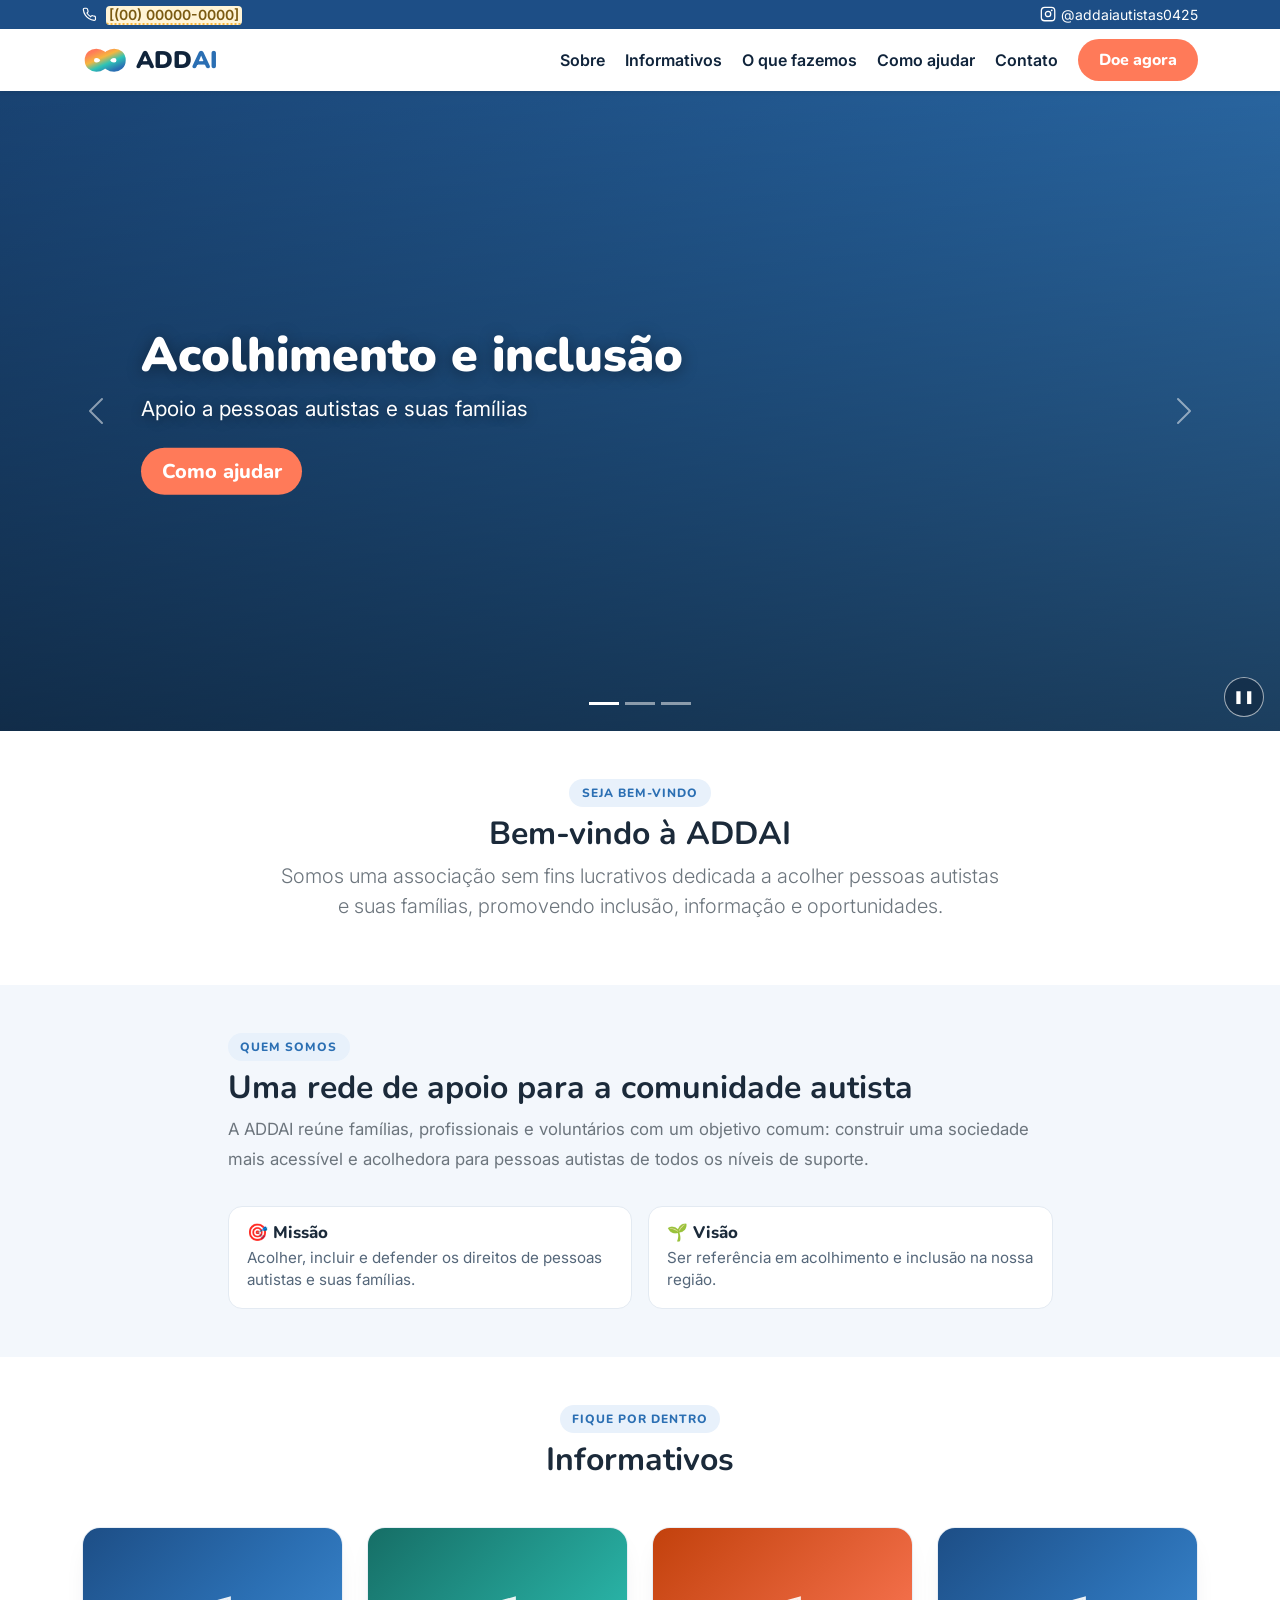
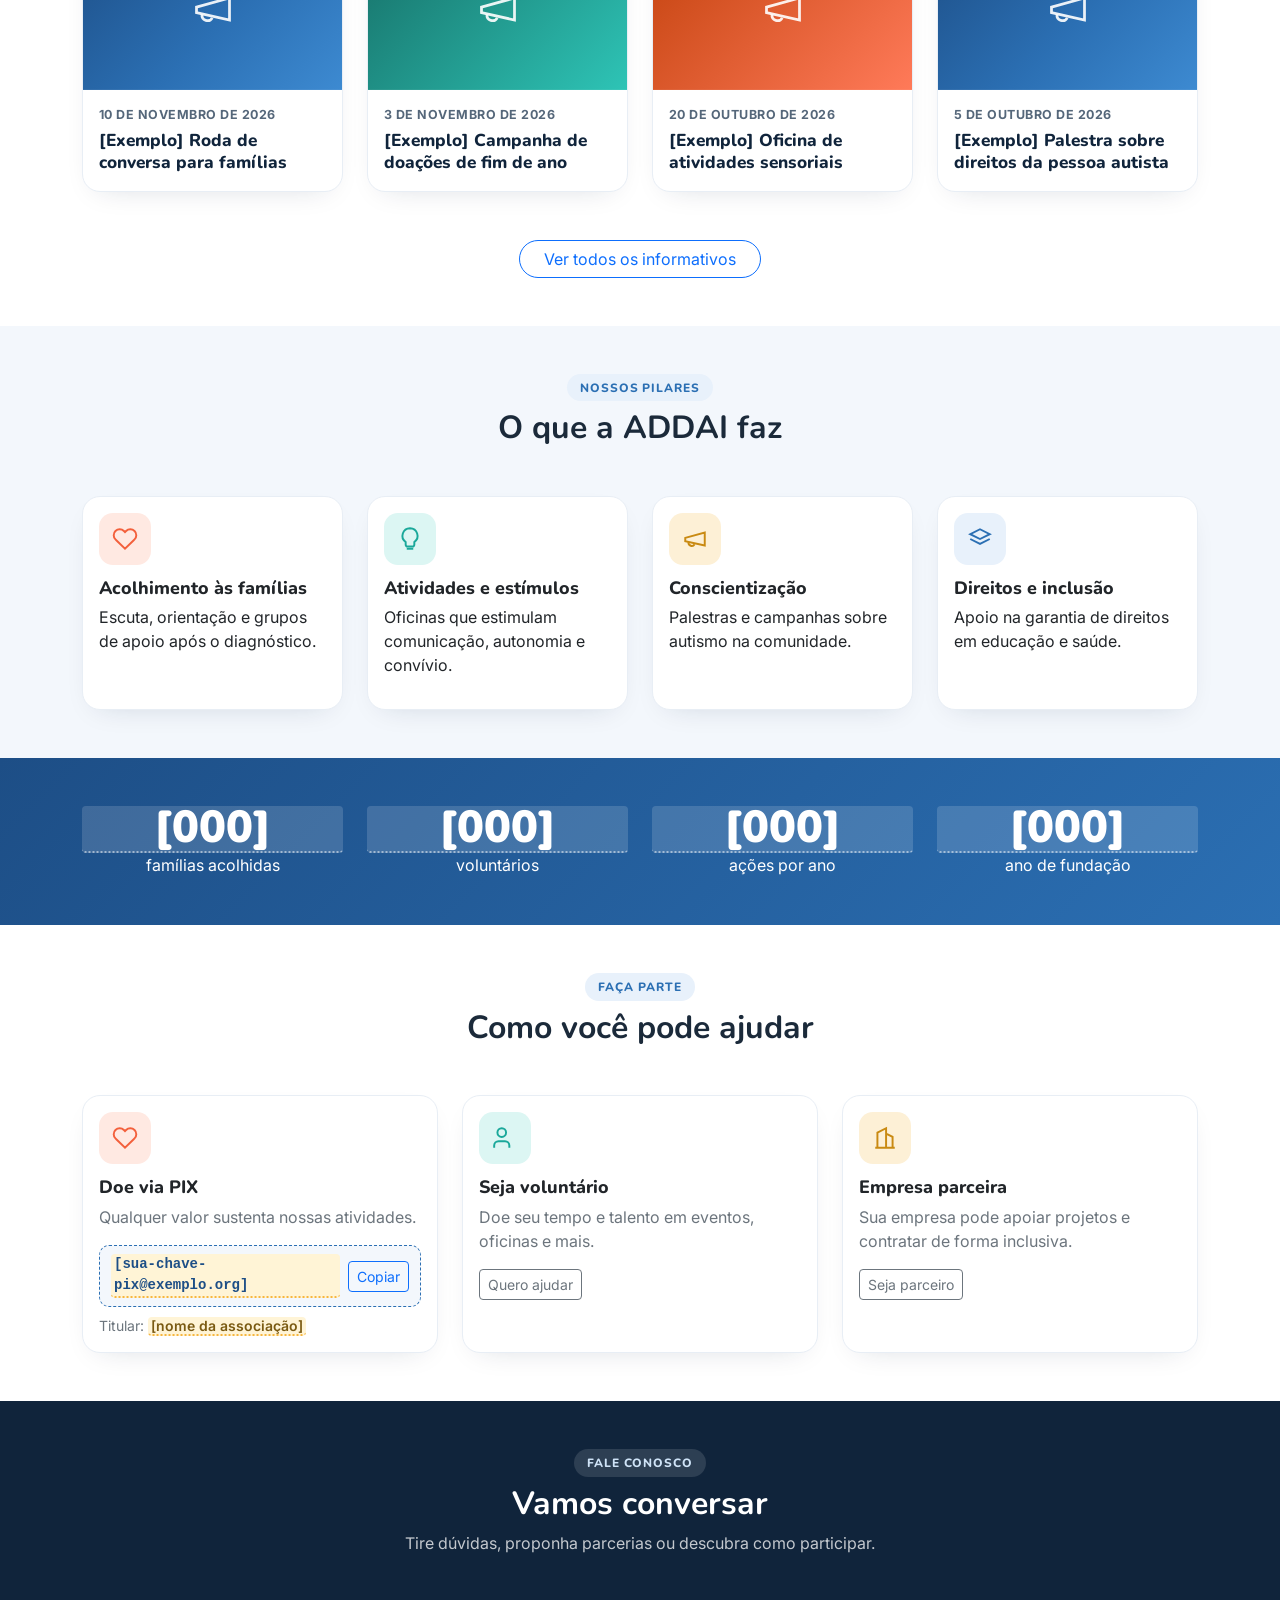
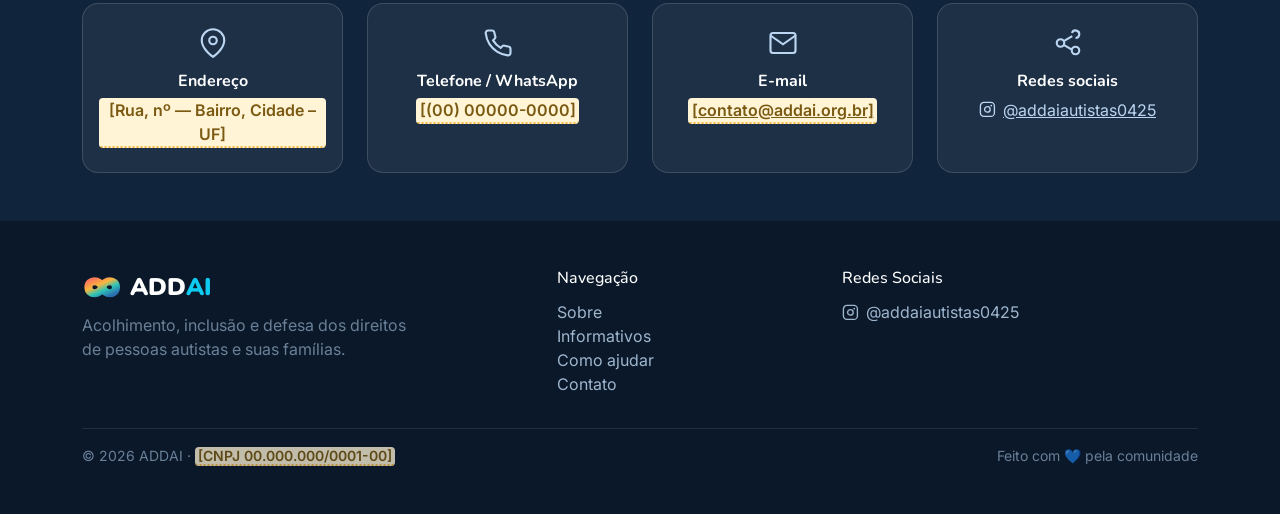
<file: index.html>
<!DOCTYPE html>
<html lang="pt-BR">
<head>
<meta charset="UTF-8" />
<meta name="viewport" content="width=device-width, initial-scale=1" />
<title>ADDAI — Acolhimento e inclusão para pessoas autistas</title>
<meta name="description" content="ADDAI — associação sem fins lucrativos de acolhimento, inclusão e apoio a pessoas autistas e suas famílias." />
<link rel="preconnect" href="https://fonts.googleapis.com" />
<link rel="preconnect" href="https://fonts.gstatic.com" crossorigin />
<link href="https://fonts.googleapis.com/css2?family=Nunito:wght@600;700;800;900&family=Inter:wght@400;500;600&display=swap" rel="stylesheet" />
<link rel="icon" id="favicon" href="data:image/svg+xml,%3Csvg xmlns='http://www.w3.org/2000/svg' viewBox='11 11 42 42'%3E%3Cdefs%3E%3ClinearGradient id='g' x1='0' y1='0' x2='1' y2='1'%3E%3Cstop offset='0' stop-color='%23ff7a59'/%3E%3Cstop offset='.35' stop-color='%23f6b63f'/%3E%3Cstop offset='.65' stop-color='%232ec4b6'/%3E%3Cstop offset='1' stop-color='%232b6fb3'/%3E%3C/linearGradient%3E%3C/defs%3E%3Cpath d='M20 32c0-7 10-7 12 0s12 7 12 0-10-7-12 0-12 7-12 0z' fill='none' stroke='url(%23g)' stroke-width='7' stroke-linecap='round' transform='scale(1.15) translate(-4 -4)'/%3E%3C/svg%3E" />
<link href="vendor/bootstrap.min.css" rel="stylesheet" />
<link href="css/estilo.css" rel="stylesheet" />
</head>
<body>
<a href="#inicio" class="visually-hidden-focusable p-2 bg-dark text-white position-absolute">Pular para o conteúdo</a>

<!-- Aviso que só aparece na prévia aberta pelo painel (index.html#previa) -->
<div id="previaBanner" class="previa-banner d-none" role="status">
  Você está vendo uma <strong>prévia</strong> do rascunho salvo neste navegador — os visitantes veem o conteúdo publicado.
  <a href="painel.html">Voltar ao painel</a>
  <button type="button" class="btn btn-sm btn-outline-dark ms-2" id="previaSair">Sair da prévia</button>
</div>

<!-- ===== Barra superior ===== -->
<div class="topbar text-white">
  <div class="container d-flex justify-content-between align-items-center flex-wrap gap-2 py-1 small">
    <span><svg class="ico" viewBox="0 0 24 24"><path d="M22 16.9v3a2 2 0 0 1-2.2 2 19.8 19.8 0 0 1-8.6-3 19.5 19.5 0 0 1-6-6 19.8 19.8 0 0 1-3-8.6A2 2 0 0 1 4.1 2h3a2 2 0 0 1 2 1.7c.1 1 .4 1.9.7 2.8a2 2 0 0 1-.5 2.1L8.1 9.9a16 16 0 0 0 6 6l1.3-1.3a2 2 0 0 1 2.1-.4c.9.3 1.8.5 2.8.6a2 2 0 0 1 1.7 2z"/></svg>
      <span class="ph" data-key="telefone">[(00) 00000-0000]</span></span>
    <span class="d-flex align-items-center gap-3" id="redesTopo">
      <a href="https://instagram.com/addaiautistas0425" target="_blank" rel="noopener" class="text-white text-decoration-none">
        <svg class="ico" viewBox="0 0 24 24"><rect x="2" y="2" width="20" height="20" rx="5"/><circle cx="12" cy="12" r="4"/><circle cx="17.5" cy="6.5" r="1.3" fill="currentColor" stroke="none"/></svg>
        @addaiautistas0425</a>
    </span>
  </div>
</div>

<!-- ===== Navbar ===== -->
<nav class="navbar navbar-expand-lg navbar-light bg-white sticky-top shadow-sm">
  <div class="container">
    <a class="navbar-brand d-flex align-items-center gap-2" href="#inicio">
      <img class="logo-img d-none" alt="">
      <svg class="logo-simbolo" width="46" height="28" viewBox="12 20 40 24" aria-hidden="true">
        <defs><linearGradient id="inf" x1="0" y1="0" x2="1" y2="1">
          <stop offset="0" stop-color="#ff7a59"/><stop offset=".35" stop-color="#f6b63f"/>
          <stop offset=".65" stop-color="#2ec4b6"/><stop offset="1" stop-color="#2b6fb3"/></linearGradient></defs>
        <path d="M20 32c0-7 10-7 12 0s12 7 12 0-10-7-12 0-12 7-12 0z" fill="none" stroke="url(#inf)" stroke-width="7" stroke-linecap="round" transform="scale(1.15) translate(-4 -4)"/>
      </svg>
      <span class="logo-text">ADD<span>AI</span></span>
    </a>
    <button class="navbar-toggler" type="button" data-bs-toggle="collapse" data-bs-target="#menu" aria-controls="menu" aria-expanded="false" aria-label="Abrir menu">
      <span class="navbar-toggler-icon"></span>
    </button>
    <div class="collapse navbar-collapse" id="menu">
      <ul class="navbar-nav ms-auto align-items-lg-center gap-lg-1">
        <li class="nav-item" data-secao="sobre"><a class="nav-link" href="#sobre">Sobre</a></li>
        <li class="nav-item" data-secao="informativos"><a class="nav-link" href="#informativos">Informativos</a></li>
        <li class="nav-item" data-secao="projetos"><a class="nav-link" href="#projetos">O que fazemos</a></li>
        <li class="nav-item"><a class="nav-link" href="#ajudar">Como ajudar</a></li>
        <li class="nav-item"><a class="nav-link" href="#contato">Contato</a></li>
        <li class="nav-item ms-lg-2"><a class="btn btn-marca" href="#ajudar" data-key="navDoar">Doe agora</a></li>
      </ul>
    </div>
  </div>
</nav>

<!-- ===== Carrossel ===== -->
<div id="inicio">
  <div id="carrossel" class="carousel slide carousel-fade">
    <div class="carousel-indicators" id="carrosselIndicadores"></div>
    <div class="carousel-inner" id="carrosselInner"><!-- slides via JS --></div>
    <button class="carousel-control-prev" type="button" data-bs-target="#carrossel" data-bs-slide="prev">
      <span class="carousel-control-prev-icon" aria-hidden="true"></span><span class="visually-hidden">Anterior</span></button>
    <button class="carousel-control-next" type="button" data-bs-target="#carrossel" data-bs-slide="next">
      <span class="carousel-control-next-icon" aria-hidden="true"></span><span class="visually-hidden">Próximo</span></button>
    <button class="carrossel-pausa" type="button" id="carrosselPausa" aria-label="Pausar a troca automática de slides">❚❚</button>
  </div>
</div>

<!-- ===== Boas-vindas ===== -->
<section id="boasvindas" class="py-5 bg-white secao-alterna">
  <div class="container text-center">
    <span class="eyebrow">Seja bem-vindo</span>
    <h2 class="fw-bold mt-2" data-key="bemvindoTitulo">Bem-vindo à ADDAI</h2>
    <p class="lead text-secondary mx-auto" style="max-width:720px" data-key="bemvindoTexto">
      Somos uma associação sem fins lucrativos dedicada a acolher pessoas autistas e suas famílias, promovendo inclusão, informação e oportunidades.
    </p>
  </div>
</section>

<!-- ===== Quem somos ===== -->
<section id="sobre" class="py-5 secao-clara secao-alterna">
  <div class="container">
    <div class="row align-items-center g-4 g-lg-5 justify-content-center">
      <div class="col-lg-6 d-none" id="sobreFotoCol">
        <img id="sobreFoto" class="img-extra" alt="">
      </div>
      <div class="col-lg-9" id="sobreTextoCol">
        <span class="eyebrow">Quem somos</span>
        <h2 class="fw-bold mt-2" data-key="sobreTitulo">Uma rede de apoio para a comunidade autista</h2>
        <div class="text-secondary texto-extra" id="sobreTexto"></div>
        <div class="row g-3 mt-2" id="mvvGrid"><!-- missão, visão e valores via painel --></div>
      </div>
    </div>
  </div>
</section>

<!-- ===== Informativos (os 4 mais recentes; lista completa em informativos.html) ===== -->
<section id="informativos" class="py-5 bg-white secao-alterna">
  <div class="container">
    <div class="text-center mb-5">
      <span class="eyebrow">Fique por dentro</span>
      <h2 class="fw-bold mt-2">Informativos</h2>
    </div>
    <div class="row g-4 justify-content-center" id="informativosGrid"><!-- cartões via js/informativos.js --></div>
    <div class="text-center mt-5">
      <a class="btn btn-outline-primary rounded-pill px-4" href="informativos.html">Ver todos os informativos</a>
    </div>
  </div>
</section>

<!-- ===== O que fazemos ===== -->
<section id="projetos" class="py-5 secao-clara secao-alterna">
  <div class="container">
    <div class="text-center mb-5">
      <span class="eyebrow">Nossos pilares</span>
      <h2 class="fw-bold mt-2">O que a ADDAI faz</h2>
    </div>
    <div class="row g-4">
      <div class="col-md-6 col-lg-3"><div class="card card-pilar h-100"><div class="card-body"><div class="ic coral"><svg viewBox="0 0 24 24"><path d="M20.8 4.6a5.5 5.5 0 0 0-7.8 0L12 5.6l-1-1a5.5 5.5 0 1 0-7.8 7.8l1 1L12 21l7.8-7.6 1-1a5.5 5.5 0 0 0 0-7.8z"/></svg></div><h3>Acolhimento às famílias</h3><p>Escuta, orientação e grupos de apoio após o diagnóstico.</p></div></div></div>
      <div class="col-md-6 col-lg-3"><div class="card card-pilar h-100"><div class="card-body"><div class="ic teal"><svg viewBox="0 0 24 24"><path d="M12 2a7 7 0 0 0-4 12.7V17a2 2 0 0 0 2 2h4a2 2 0 0 0 2-2v-2.3A7 7 0 0 0 12 2z"/><path d="M9 21h6"/></svg></div><h3>Atividades e estímulos</h3><p>Oficinas que estimulam comunicação, autonomia e convívio.</p></div></div></div>
      <div class="col-md-6 col-lg-3"><div class="card card-pilar h-100"><div class="card-body"><div class="ic amber"><svg viewBox="0 0 24 24"><path d="M3 11l18-5v12L3 14v-3z"/><path d="M11.6 16.8A3 3 0 0 1 6 15"/></svg></div><h3>Conscientização</h3><p>Palestras e campanhas sobre autismo na comunidade.</p></div></div></div>
      <div class="col-md-6 col-lg-3"><div class="card card-pilar h-100"><div class="card-body"><div class="ic azul"><svg viewBox="0 0 24 24"><path d="M12 3l9 4.5-9 4.5-9-4.5L12 3z"/><path d="M3 12l9 4.5L21 12"/></svg></div><h3>Direitos e inclusão</h3><p>Apoio na garantia de direitos em educação e saúde.</p></div></div></div>
    </div>
  </div>
</section>

<!-- ===== Impacto ===== -->
<section id="impacto" class="py-5 secao-impacto text-white">
  <div class="container">
    <div class="row text-center g-4 justify-content-center" id="impactoGrid"><!-- números via painel --></div>
  </div>
</section>

<!-- ===== Como ajudar ===== -->
<section id="ajudar" class="py-5 secao-clara secao-alterna">
  <div class="container">
    <div class="text-center mb-5">
      <span class="eyebrow">Faça parte</span>
      <h2 class="fw-bold mt-2" data-key="chamadaDoacao">Como você pode ajudar</h2>
    </div>
    <div class="row g-4">
      <div class="col-lg-4"><div class="card h-100"><div class="card-body"><div class="ic coral"><svg viewBox="0 0 24 24"><path d="M20.8 4.6a5.5 5.5 0 0 0-7.8 0L12 5.6l-1-1a5.5 5.5 0 1 0-7.8 7.8l1 1L12 21l7.8-7.6 1-1a5.5 5.5 0 0 0 0-7.8z"/></svg></div>
        <h3>Doe via PIX</h3><p class="text-secondary">Qualquer valor sustenta nossas atividades.</p>
        <div class="pix-box"><code id="pixKey" class="ph" data-key="pixChave">[sua-chave-pix@exemplo.org]</code><button class="btn btn-sm btn-outline-primary ms-auto" id="copyPix">Copiar</button></div>
        <p class="small text-secondary mb-0">Titular: <span class="ph" data-key="pixTitular">[nome da associação]</span></p></div></div></div>
      <div class="col-lg-4"><div class="card h-100"><div class="card-body"><div class="ic teal"><svg viewBox="0 0 24 24"><path d="M16 21v-2a4 4 0 0 0-4-4H6a4 4 0 0 0-4 4v2"/><circle cx="9" cy="7" r="4"/></svg></div>
        <h3>Seja voluntário</h3><p class="text-secondary">Doe seu tempo e talento em eventos, oficinas e mais.</p><a href="#contato" class="btn btn-outline-secondary btn-sm">Quero ajudar</a></div></div></div>
      <div class="col-lg-4"><div class="card h-100"><div class="card-body"><div class="ic amber"><svg viewBox="0 0 24 24"><path d="M3 21h18M5 21V7l8-4v18M19 21V11l-6-3"/></svg></div>
        <h3>Empresa parceira</h3><p class="text-secondary">Sua empresa pode apoiar projetos e contratar de forma inclusiva.</p><a href="#contato" class="btn btn-outline-secondary btn-sm">Seja parceiro</a></div></div></div>
    </div>
  </div>
</section>

<!-- ===== Parceiros ===== -->
<section id="parceiros" class="py-5 bg-white secao-alterna d-none">
  <div class="container text-center">
    <span class="eyebrow">Quem apoia</span>
    <h2 class="fw-bold mt-2 mb-4">Nossos parceiros</h2>
    <div class="row g-4 justify-content-center align-items-center" id="parceirosGrid"><!-- logos via painel --></div>
  </div>
</section>

<!-- ===== Contato ===== -->
<section id="contato" class="py-5 secao-contato text-white">
  <div class="container">
    <div class="text-center mb-5">
      <span class="eyebrow claro">Fale conosco</span>
      <h2 class="fw-bold mt-2 text-white">Vamos conversar</h2>
      <p class="opacity-75 mb-0">Tire dúvidas, proponha parcerias ou descubra como participar.</p>
    </div>
    <div class="row g-4 justify-content-center">
      <div class="col-sm-6 col-lg-3"><div class="contato-card">
        <svg class="ico-g" viewBox="0 0 24 24" aria-hidden="true"><path d="M21 10c0 7-9 13-9 13s-9-6-9-13a9 9 0 0 1 18 0z"/><circle cx="12" cy="10" r="3"/></svg>
        <strong>Endereço</strong>
        <span class="ph" data-key="endereco">[Rua, nº — Bairro, Cidade – UF]</span></div></div>
      <div class="col-sm-6 col-lg-3"><div class="contato-card">
        <svg class="ico-g" viewBox="0 0 24 24" aria-hidden="true"><path d="M22 16.9v3a2 2 0 0 1-2.2 2 19.8 19.8 0 0 1-8.6-3 19.5 19.5 0 0 1-6-6 19.8 19.8 0 0 1-3-8.6A2 2 0 0 1 4.1 2h3a2 2 0 0 1 2 1.7c.1 1 .4 1.9.7 2.8a2 2 0 0 1-.5 2.1L8.1 9.9a16 16 0 0 0 6 6l1.3-1.3a2 2 0 0 1 2.1-.4c.9.3 1.8.5 2.8.6a2 2 0 0 1 1.7 2z"/></svg>
        <strong>Telefone / WhatsApp</strong>
        <span class="ph" data-key="telefone">[(00) 00000-0000]</span></div></div>
      <div class="col-sm-6 col-lg-3"><div class="contato-card">
        <svg class="ico-g" viewBox="0 0 24 24" aria-hidden="true"><rect x="2" y="4" width="20" height="16" rx="2"/><path d="m22 6-10 7L2 6"/></svg>
        <strong>E-mail</strong>
        <a class="ph" data-key="email" href="#contato">[contato@addai.org.br]</a></div></div>
      <div class="col-sm-6 col-lg-3" id="redesContatoCol"><div class="contato-card">
        <svg class="ico-g" viewBox="0 0 24 24" aria-hidden="true"><path d="M18 8a3 3 0 1 0-2.8-4M6 15a3 3 0 1 0 0-6 3 3 0 0 0 0 6zM18 21a3 3 0 1 0 0-6 3 3 0 0 0 0 6zM8.6 13.5l6.8 4M15.4 6.5l-6.8 4"/></svg>
        <strong>Redes sociais</strong>
        <div class="redes-contato" id="redesContato"><a href="https://instagram.com/addaiautistas0425" target="_blank" rel="noopener">@addaiautistas0425</a></div></div></div>
    </div>
  </div>
</section>

<!-- ===== Rodapé ===== -->
<footer class="py-5">
  <div class="container">
    <div class="row g-4">
      <div class="col-lg-5">
        <div class="d-flex align-items-center gap-2 mb-2">
          <svg width="40" height="24" viewBox="12 20 40 24" aria-hidden="true"><path d="M20 32c0-7 10-7 12 0s12 7 12 0-10-7-12 0-12 7-12 0z" fill="none" stroke="url(#inf)" stroke-width="7" stroke-linecap="round" transform="scale(1.15) translate(-4 -4)"/></svg>
          <span class="logo-text text-white">ADD<span class="text-info">AI</span></span>
        </div>
        <p class="opacity-75" style="max-width:34ch">Acolhimento, inclusão e defesa dos direitos de pessoas autistas e suas famílias.</p>
      </div>
      <div class="col-6 col-lg-3"><h4>Navegação</h4><ul class="list-unstyled">
        <li data-secao="sobre"><a href="#sobre">Sobre</a></li><li data-secao="informativos"><a href="informativos.html">Informativos</a></li>
        <li><a href="#ajudar">Como ajudar</a></li><li><a href="#contato">Contato</a></li></ul></div>
      <div class="col-6 col-lg-4" id="redesRodapeCol"><h4>Redes Sociais</h4><ul class="list-unstyled redes-rodape" id="redesRodape">
        <li><a href="https://instagram.com/addaiautistas0425" target="_blank" rel="noopener">Instagram</a></li></ul></div>
    </div>
    <hr class="border-secondary opacity-25">
    <div class="d-flex justify-content-between flex-wrap gap-2 small opacity-75">
      <span>© <span id="year"></span> ADDAI · <span class="ph" data-key="cnpj">[CNPJ 00.000.000/0001-00]</span></span>
      <span>Feito com 💙 pela comunidade</span>
    </div>
  </div>
</footer>

<script src="vendor/bootstrap.bundle.min.js"></script>
<script src="js/conteudo-padrao.js"></script>
<script src="js/informativos.js"></script>
<script src="js/app.js"></script>
</body>
</html>
</file>
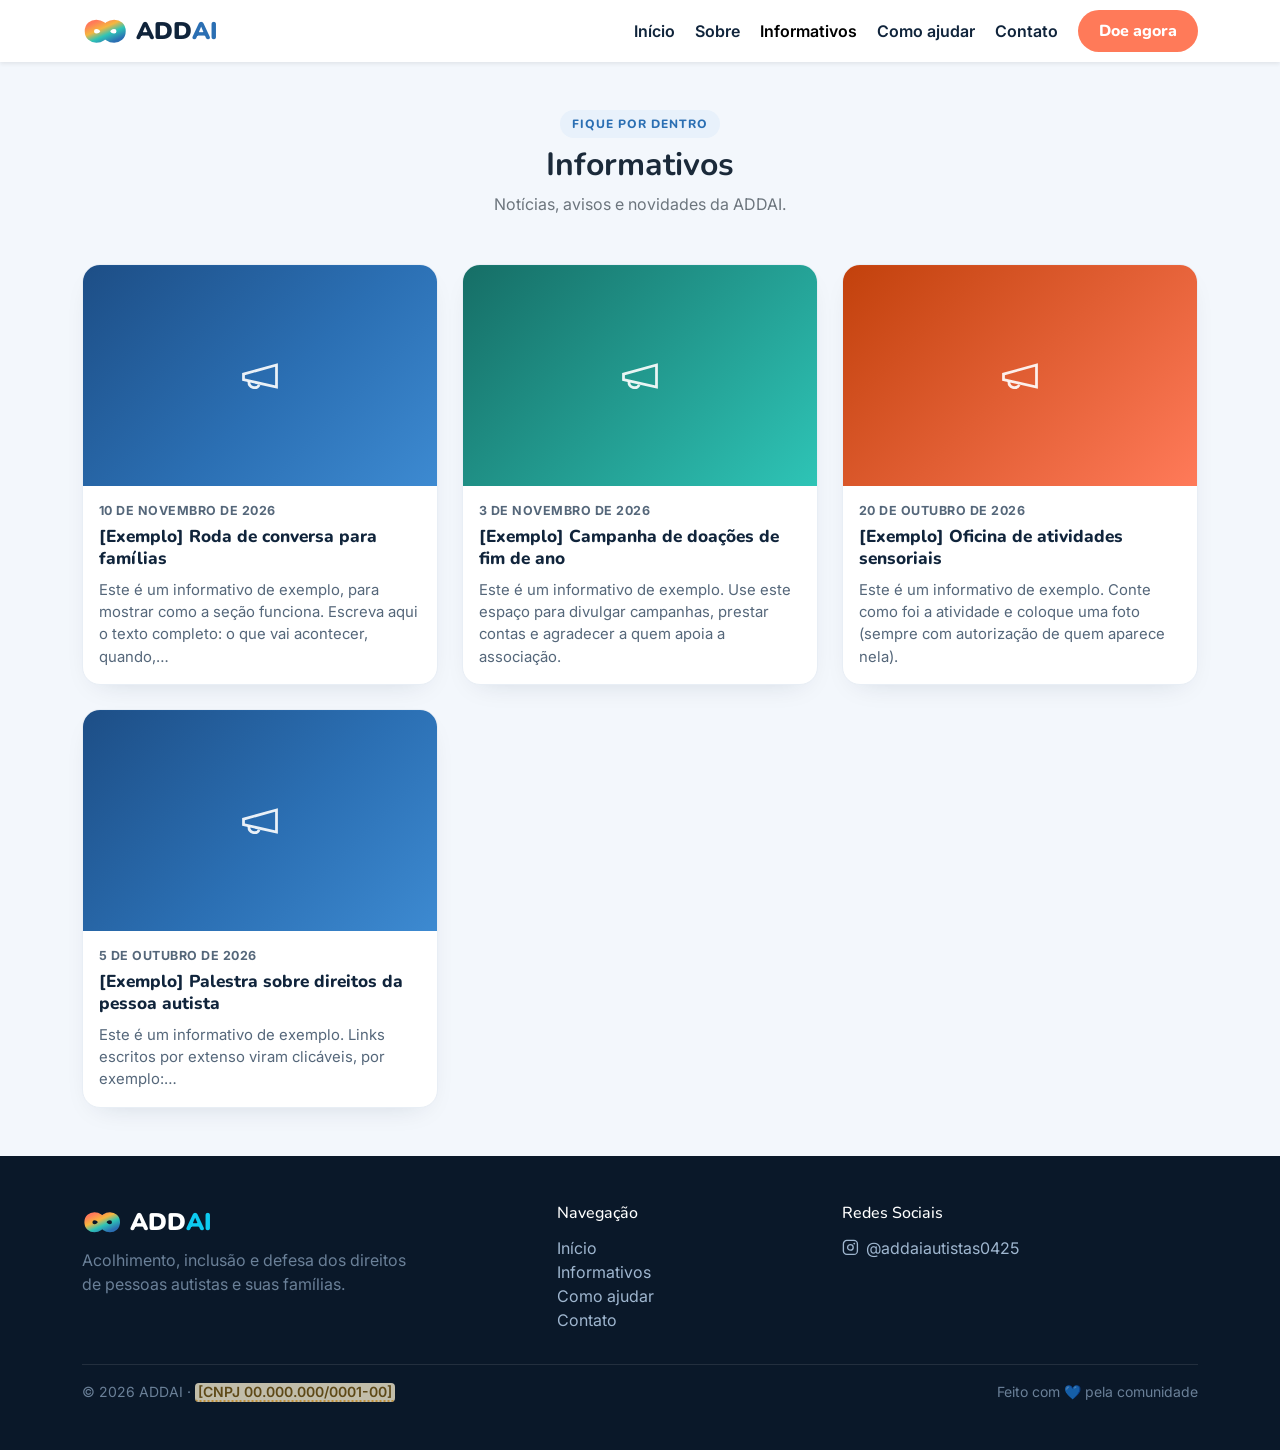
<file: informativos.html>
<!DOCTYPE html>
<html lang="pt-BR">
<head>
<meta charset="UTF-8" />
<meta name="viewport" content="width=device-width, initial-scale=1" />
<title>Informativos — ADDAI</title>
<meta name="description" content="Notícias, avisos e novidades da ADDAI." />
<link rel="preconnect" href="https://fonts.googleapis.com" />
<link rel="preconnect" href="https://fonts.gstatic.com" crossorigin />
<link href="https://fonts.googleapis.com/css2?family=Nunito:wght@600;700;800;900&family=Inter:wght@400;500;600&display=swap" rel="stylesheet" />
<link rel="icon" id="favicon" href="data:image/svg+xml,%3Csvg xmlns='http://www.w3.org/2000/svg' viewBox='11 11 42 42'%3E%3Cdefs%3E%3ClinearGradient id='g' x1='0' y1='0' x2='1' y2='1'%3E%3Cstop offset='0' stop-color='%23ff7a59'/%3E%3Cstop offset='.35' stop-color='%23f6b63f'/%3E%3Cstop offset='.65' stop-color='%232ec4b6'/%3E%3Cstop offset='1' stop-color='%232b6fb3'/%3E%3C/linearGradient%3E%3C/defs%3E%3Cpath d='M20 32c0-7 10-7 12 0s12 7 12 0-10-7-12 0-12 7-12 0z' fill='none' stroke='url(%23g)' stroke-width='7' stroke-linecap='round' transform='scale(1.15) translate(-4 -4)'/%3E%3C/svg%3E" />
<link href="vendor/bootstrap.min.css" rel="stylesheet" />
<link href="css/estilo.css" rel="stylesheet" />
</head>
<body class="d-flex flex-column min-vh-100">
<a href="#paginaInformativos" class="visually-hidden-focusable p-2 bg-dark text-white position-absolute">Pular para o conteúdo</a>

<!-- Aviso que só aparece na prévia aberta pelo painel -->
<div id="previaBanner" class="previa-banner d-none" role="status">
  Você está vendo uma <strong>prévia</strong> do rascunho salvo neste navegador — os visitantes veem o conteúdo publicado.
  <a href="painel.html">Voltar ao painel</a>
  <button type="button" class="btn btn-sm btn-outline-dark ms-2" id="previaSair">Sair da prévia</button>
</div>

<!-- ===== Navbar ===== -->
<nav class="navbar navbar-expand-lg navbar-light bg-white sticky-top shadow-sm">
  <div class="container">
    <a class="navbar-brand d-flex align-items-center gap-2" href="index.html">
      <img class="logo-img d-none" alt="">
      <svg class="logo-simbolo" width="46" height="28" viewBox="12 20 40 24" aria-hidden="true">
        <defs><linearGradient id="inf" x1="0" y1="0" x2="1" y2="1">
          <stop offset="0" stop-color="#ff7a59"/><stop offset=".35" stop-color="#f6b63f"/>
          <stop offset=".65" stop-color="#2ec4b6"/><stop offset="1" stop-color="#2b6fb3"/></linearGradient></defs>
        <path d="M20 32c0-7 10-7 12 0s12 7 12 0-10-7-12 0-12 7-12 0z" fill="none" stroke="url(#inf)" stroke-width="7" stroke-linecap="round" transform="scale(1.15) translate(-4 -4)"/>
      </svg>
      <span class="logo-text">ADD<span>AI</span></span>
    </a>
    <button class="navbar-toggler" type="button" data-bs-toggle="collapse" data-bs-target="#menu" aria-controls="menu" aria-expanded="false" aria-label="Abrir menu">
      <span class="navbar-toggler-icon"></span>
    </button>
    <div class="collapse navbar-collapse" id="menu">
      <ul class="navbar-nav ms-auto align-items-lg-center gap-lg-1">
        <li class="nav-item"><a class="nav-link" href="index.html">Início</a></li>
        <li class="nav-item" data-secao="sobre"><a class="nav-link" href="index.html#sobre">Sobre</a></li>
        <li class="nav-item"><a class="nav-link active" aria-current="page" href="informativos.html">Informativos</a></li>
        <li class="nav-item"><a class="nav-link" href="index.html#ajudar">Como ajudar</a></li>
        <li class="nav-item"><a class="nav-link" href="index.html#contato">Contato</a></li>
        <li class="nav-item ms-lg-2"><a class="btn btn-marca" href="index.html#ajudar" data-key="navDoar">Doe agora</a></li>
      </ul>
    </div>
  </div>
</nav>

<main id="paginaInformativos" class="flex-grow-1 py-5 secao-clara">
  <div class="container">

    <!-- lista completa -->
    <div id="infoLista">
      <div class="text-center mb-5">
        <span class="eyebrow">Fique por dentro</span>
        <h1 class="h2 fw-bold mt-2">Informativos</h1>
        <p class="text-secondary mb-0">Notícias, avisos e novidades da ADDAI.</p>
      </div>
      <div class="row g-4" id="infoGrade"></div>
      <p class="text-center text-secondary d-none" id="infoVazio">Ainda não há informativos publicados. Volte em breve!</p>
    </div>

    <!-- leitura de um informativo -->
    <article id="infoDetalhe" class="info-artigo mx-auto d-none">
      <a href="informativos.html" class="info-voltar">← Todos os informativos</a>
      <div class="info-data mt-3" id="infoData"></div>
      <h1 class="fw-bold mb-4" id="infoTitulo"></h1>
      <img id="infoFoto" class="info-foto d-none mb-4" alt="">
      <div class="info-texto" id="infoTexto"></div>
      <hr class="my-4">
      <div class="d-flex gap-2 flex-wrap">
        <a href="informativos.html" class="btn btn-outline-primary rounded-pill px-4">← Todos os informativos</a>
        <button type="button" class="btn btn-outline-secondary rounded-pill px-4" id="infoCopiar">Copiar link</button>
      </div>
    </article>

  </div>
</main>

<!-- ===== Rodapé ===== -->
<footer class="py-5">
  <div class="container">
    <div class="row g-4">
      <div class="col-lg-5">
        <div class="d-flex align-items-center gap-2 mb-2">
          <svg width="40" height="24" viewBox="12 20 40 24" aria-hidden="true"><path d="M20 32c0-7 10-7 12 0s12 7 12 0-10-7-12 0-12 7-12 0z" fill="none" stroke="url(#inf)" stroke-width="7" stroke-linecap="round" transform="scale(1.15) translate(-4 -4)"/></svg>
          <span class="logo-text text-white">ADD<span class="text-info">AI</span></span>
        </div>
        <p class="opacity-75" style="max-width:34ch">Acolhimento, inclusão e defesa dos direitos de pessoas autistas e suas famílias.</p>
      </div>
      <div class="col-6 col-lg-3"><h4>Navegação</h4><ul class="list-unstyled">
        <li><a href="index.html">Início</a></li><li><a href="informativos.html">Informativos</a></li>
        <li><a href="index.html#ajudar">Como ajudar</a></li><li><a href="index.html#contato">Contato</a></li></ul></div>
      <div class="col-6 col-lg-4" id="redesRodapeCol"><h4>Redes Sociais</h4><ul class="list-unstyled redes-rodape" id="redesRodape">
        <li><a href="https://instagram.com/addaiautistas0425" target="_blank" rel="noopener">Instagram</a></li></ul></div>
    </div>
    <hr class="border-secondary opacity-25">
    <div class="d-flex justify-content-between flex-wrap gap-2 small opacity-75">
      <span>© <span id="year"></span> ADDAI · <span class="ph" data-key="cnpj">[CNPJ 00.000.000/0001-00]</span></span>
      <span>Feito com 💙 pela comunidade</span>
    </div>
  </div>
</footer>

<script src="vendor/bootstrap.bundle.min.js"></script>
<script src="js/conteudo-padrao.js"></script>
<script src="js/informativos.js"></script>
</body>
</html>
</file>
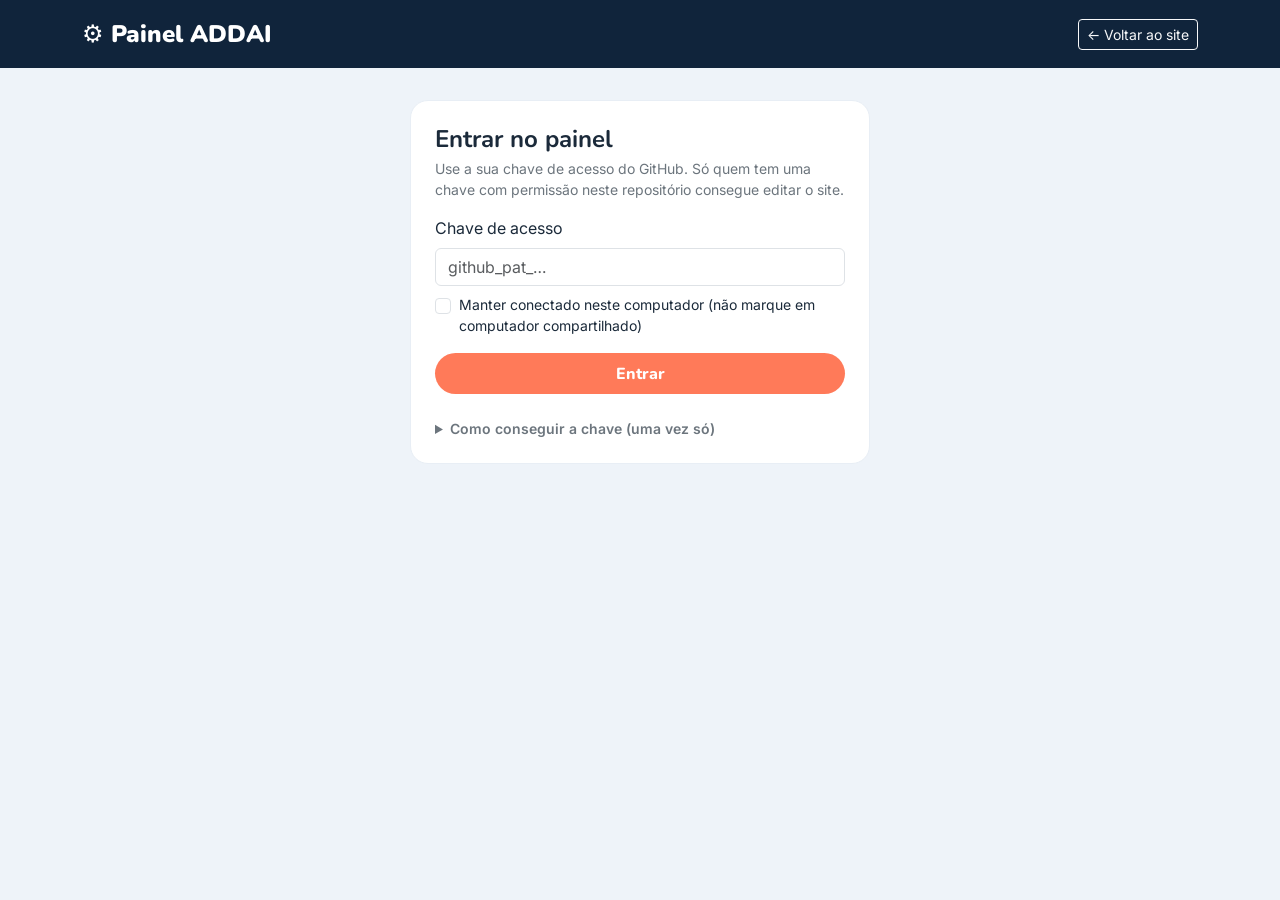
<file: painel.html>
<!DOCTYPE html>
<html lang="pt-BR">
<head>
<meta charset="UTF-8" />
<meta name="viewport" content="width=device-width, initial-scale=1" />
<meta name="robots" content="noindex, nofollow" />
<title>Painel de controle — ADDAI</title>
<link rel="preconnect" href="https://fonts.googleapis.com" />
<link rel="preconnect" href="https://fonts.gstatic.com" crossorigin />
<link href="https://fonts.googleapis.com/css2?family=Nunito:wght@700;800;900&family=Inter:wght@400;500;600&display=swap" rel="stylesheet" />
<link rel="icon" id="favicon" href="data:image/svg+xml,%3Csvg xmlns='http://www.w3.org/2000/svg' viewBox='11 11 42 42'%3E%3Cdefs%3E%3ClinearGradient id='g' x1='0' y1='0' x2='1' y2='1'%3E%3Cstop offset='0' stop-color='%23ff7a59'/%3E%3Cstop offset='.35' stop-color='%23f6b63f'/%3E%3Cstop offset='.65' stop-color='%232ec4b6'/%3E%3Cstop offset='1' stop-color='%232b6fb3'/%3E%3C/linearGradient%3E%3C/defs%3E%3Cpath d='M20 32c0-7 10-7 12 0s12 7 12 0-10-7-12 0-12 7-12 0z' fill='none' stroke='url(%23g)' stroke-width='7' stroke-linecap='round' transform='scale(1.15) translate(-4 -4)'/%3E%3C/svg%3E" />
<link href="vendor/bootstrap.min.css" rel="stylesheet" />
<link href="css/estilo.css" rel="stylesheet" />
<link href="css/painel.css" rel="stylesheet" />
</head>
<body class="painel">

<header class="painel-topo py-3 mb-4">
  <div class="container d-flex align-items-center justify-content-between flex-wrap gap-2">
    <strong class="logo-text text-white">⚙ Painel ADDAI</strong>
    <div class="d-flex align-items-center gap-2">
      <span class="small opacity-75 d-none" id="usuario"></span>
      <button type="button" class="btn btn-outline-light btn-sm d-none" id="sair">Sair</button>
      <a href="index.html" class="btn btn-outline-light btn-sm">← Voltar ao site</a>
    </div>
  </div>
</header>

<main class="container pb-5 painel-corpo">

  <!-- ===== Login ===== -->
  <section id="telaLogin" class="login-caixa mx-auto">
    <div class="card card-body p-4">
      <h1 class="h4 fw-bold mb-1">Entrar no painel</h1>
      <p class="text-secondary small">Use a sua chave de acesso do GitHub. Só quem tem uma chave com permissão neste repositório consegue editar o site.</p>
      <form id="formLogin" novalidate>
        <label class="form-label" for="token">Chave de acesso</label>
        <input type="password" class="form-control mb-2" id="token" autocomplete="off" spellcheck="false" placeholder="github_pat_…">
        <div class="form-check mb-3">
          <input class="form-check-input" type="checkbox" id="lembrar">
          <label class="form-check-label small" for="lembrar">Manter conectado neste computador (não marque em computador compartilhado)</label>
        </div>
        <div class="alert alert-danger py-2 small d-none" id="erroLogin" role="alert"></div>
        <button type="submit" class="btn btn-marca w-100" id="btnEntrar">Entrar</button>
      </form>
      <details class="small text-secondary mt-4">
        <summary class="fw-semibold">Como conseguir a chave (uma vez só)</summary>
        <ol class="mt-2 mb-0 ps-3">
          <li>Entre no GitHub e abra <a href="https://github.com/settings/personal-access-tokens/new" target="_blank" rel="noopener">github.com/settings/personal-access-tokens/new</a>.</li>
          <li><strong>Token name:</strong> "Painel ADDAI". <strong>Expiration:</strong> escolha uma data (ex.: 1 ano).</li>
          <li><strong>Repository access:</strong> "Only select repositories" → escolha <code id="nomeRepo">site-addai</code>.</li>
          <li><strong>Permissions → Repository permissions → Contents:</strong> "Read and write".</li>
          <li>Clique em <strong>Generate token</strong>, copie a chave e cole aqui. Guarde-a num lugar seguro: o GitHub só mostra uma vez.</li>
        </ol>
        <p class="mt-2 mb-0">Para dar acesso a outra pessoa, adicione-a como colaboradora do repositório (Settings → Collaborators) e ela gera a própria chave. Nunca compartilhe a sua.</p>
      </details>
    </div>
  </section>

  <div id="areaPainel" class="d-none">

  <div class="alert alert-info">
    <strong>Como funciona:</strong> edite, clique em <em>Ver prévia</em> para conferir e depois em
    <em>Publicar no site</em>. Em cerca de 1 minuto o site atualiza para todos.
  </div>

  <div class="alert alert-warning d-none" id="avisoRascunho" role="status">
    Você tem um <strong>rascunho</strong> não publicado neste navegador. Ele só aparece na prévia — os visitantes continuam vendo o conteúdo publicado até você clicar em <em>Publicar no site</em>.
  </div>

  <nav class="abas-painel mb-4" aria-label="Partes do painel">
    <ul class="nav nav-pills flex-nowrap flex-md-wrap gap-1" id="abasPainel" role="tablist">
      <li class="nav-item" role="presentation"><button class="nav-link active" id="aba-inicio-btn" data-bs-toggle="pill" data-bs-target="#aba-inicio" type="button" role="tab" aria-controls="aba-inicio" aria-selected="true" data-aba="inicio">Início</button></li>
      <li class="nav-item" role="presentation"><button class="nav-link" id="aba-carrossel-btn" data-bs-toggle="pill" data-bs-target="#aba-carrossel" type="button" role="tab" aria-controls="aba-carrossel" aria-selected="false" data-aba="carrossel">Carrossel <span class="badge rounded-pill text-bg-light ms-1" data-conta="slidesWrap"></span></button></li>
      <li class="nav-item" role="presentation"><button class="nav-link" id="aba-informativos-btn" data-bs-toggle="pill" data-bs-target="#aba-informativos" type="button" role="tab" aria-controls="aba-informativos" aria-selected="false" data-aba="informativos">Informativos <span class="badge rounded-pill text-bg-light ms-1" data-conta="infosWrap"></span></button></li>
      <li class="nav-item" role="presentation"><button class="nav-link" id="aba-sobre-btn" data-bs-toggle="pill" data-bs-target="#aba-sobre" type="button" role="tab" aria-controls="aba-sobre" aria-selected="false" data-aba="sobre">Quem somos</button></li>
      <li class="nav-item" role="presentation"><button class="nav-link" id="aba-extras-btn" data-bs-toggle="pill" data-bs-target="#aba-extras" type="button" role="tab" aria-controls="aba-extras" aria-selected="false" data-aba="extras">Seções novas <span class="badge rounded-pill text-bg-light ms-1" data-conta="extrasWrap"></span></button></li>
      <li class="nav-item" role="presentation"><button class="nav-link" id="aba-impacto-btn" data-bs-toggle="pill" data-bs-target="#aba-impacto" type="button" role="tab" aria-controls="aba-impacto" aria-selected="false" data-aba="impacto">Impacto e parceiros</button></li>
      <li class="nav-item" role="presentation"><button class="nav-link" id="aba-dados-btn" data-bs-toggle="pill" data-bs-target="#aba-dados" type="button" role="tab" aria-controls="aba-dados" aria-selected="false" data-aba="dados">Dados e backup</button></li>
    </ul>
  </nav>

  <div class="tab-content">
  <div class="tab-pane fade show active" id="aba-inicio" role="tabpanel" aria-labelledby="aba-inicio-btn" tabindex="0">
  <!-- ===== Logo e ícone ===== -->
  <h2 class="h4 fw-bold mb-3">Logo e ícone</h2>
  <div class="card card-body mb-4">
    <div class="row g-4">
      <div class="col-md-7">
        <label class="form-label fw-semibold">Logo do topo do site</label>
        <div id="logoWrap"></div>
        <div class="form-check mt-1">
          <input class="form-check-input" type="checkbox" id="logoNome">
          <label class="form-check-label small" for="logoNome">Mostrar o nome "ADDAI" ao lado do logo</label>
        </div>
        <p class="small text-secondary mt-2 mb-0">Prefira PNG com fundo transparente, mais largo que alto. No site ele aparece com 44 px de altura. Sem logo, fica o símbolo padrão.</p>
      </div>
      <div class="col-md-5">
        <label class="form-label fw-semibold">Ícone da aba do navegador (favicon)</label>
        <div id="faviconWrap"></div>
        <p class="small text-secondary mt-2 mb-0">Use uma imagem simples e quadrada (ex.: só o símbolo). Recortamos o centro e reduzimos para 128 × 128 px.</p>
      </div>
    </div>
  </div>

  <!-- ===== Seções ===== -->
  <h2 class="h4 fw-bold mb-1">Seções do site</h2>
  <p class="text-secondary small">Desligue o que a ADDAI ainda não usa. Informativos, Números de impacto e Parceiros também ficam escondidos enquanto estiverem vazios.
    Boas-vindas, Como ajudar e Contato ficam sempre visíveis.</p>
  <div class="card card-body mb-4" id="secoesWrap"></div>
  <!-- ===== Textos ===== -->
  <h2 class="h4 fw-bold mb-3">Textos da página inicial</h2>
  <div class="card card-body mb-4">
    <div class="mb-3"><label class="form-label" for="t_navDoar">Botão do topo (doação)</label><input class="form-control" id="t_navDoar"></div>
    <div class="mb-3"><label class="form-label" for="t_bemvindoTitulo">Título de boas-vindas</label><input class="form-control" id="t_bemvindoTitulo"></div>
    <div class="mb-3"><label class="form-label" for="t_bemvindoTexto">Texto de boas-vindas</label><textarea class="form-control" id="t_bemvindoTexto" rows="3"></textarea></div>
    <div><label class="form-label" for="t_chamadaDoacao">Título de "Como ajudar"</label><input class="form-control" id="t_chamadaDoacao"></div>
  </div>
  </div>

  <div class="tab-pane fade" id="aba-carrossel" role="tabpanel" aria-labelledby="aba-carrossel-btn" tabindex="0">
  <!-- ===== Carrossel ===== -->
  <div class="d-flex align-items-center justify-content-between mb-1">
    <h2 class="h4 fw-bold mb-0">Imagens do carrossel</h2>
    <button type="button" class="btn btn-marca btn-sm" id="addSlide">+ Adicionar slide</button>
  </div>
  <p class="text-secondary small">Fotos escolhidas do computador são reduzidas automaticamente e ficam embutidas no <code>conteudo.json</code>. Use sempre fotos com autorização de quem aparece nelas.</p>
  <div class="lista-rolavel mb-4" tabindex="-1"><div id="slidesWrap" class="d-grid gap-3"></div></div>
  </div>

  <div class="tab-pane fade" id="aba-informativos" role="tabpanel" aria-labelledby="aba-informativos-btn" tabindex="0">
  <!-- ===== Informativos ===== -->
  <div class="d-flex align-items-center justify-content-between mb-1">
    <h2 class="h4 fw-bold mb-0">Informativos</h2>
    <button type="button" class="btn btn-marca btn-sm" id="addInfo">+ Novo informativo</button>
  </div>
  <p class="text-secondary small">Aparecem no site do mais recente para o mais antigo (pela data). A página inicial mostra os 4 primeiros; os demais ficam em "Ver todos os informativos".</p>
  <div class="lista-rolavel mb-4" tabindex="-1"><div id="infosWrap" class="d-grid gap-3"></div></div>
  </div>

  <div class="tab-pane fade" id="aba-sobre" role="tabpanel" aria-labelledby="aba-sobre-btn" tabindex="0">
  <!-- ===== Quem somos ===== -->
  <h2 class="h4 fw-bold mb-1">Quem somos</h2>
  <p class="text-secondary small">Missão, visão ou valores em branco não aparecem no site. Para esconder a seção inteira, use "Seções do site".</p>
  <div class="card card-body mb-4">
    <div class="row g-3">
      <div class="col-md-7">
        <div class="mb-3"><label class="form-label" for="t_sobreTitulo">Título</label><input class="form-control" id="t_sobreTitulo"></div>
        <div class="mb-3"><label class="form-label" for="t_sobreTexto">Texto</label><textarea class="form-control" id="t_sobreTexto" rows="5" placeholder="Deixe uma linha em branco entre os parágrafos."></textarea></div>
        <div class="mb-3"><label class="form-label" for="t_missao">🎯 Missão</label><textarea class="form-control" id="t_missao" rows="2"></textarea></div>
        <div class="mb-3"><label class="form-label" for="t_visao">🌱 Visão</label><textarea class="form-control" id="t_visao" rows="2"></textarea></div>
        <div><label class="form-label" for="t_valores">💙 Valores <span class="text-secondary small">(um por linha)</span></label><textarea class="form-control" id="t_valores" rows="4" placeholder="Respeito&#10;Inclusão&#10;Acolhimento"></textarea></div>
      </div>
      <div class="col-md-5">
        <label class="form-label">Foto</label>
        <div id="sobreFotoWrap"></div>
        <p class="small text-secondary mt-2 mb-0">Sem foto, o texto ocupa a largura da seção. Use fotos com autorização de quem aparece nelas.</p>
      </div>
    </div>
  </div>
  </div>

  <div class="tab-pane fade" id="aba-extras" role="tabpanel" aria-labelledby="aba-extras-btn" tabindex="0">
  <!-- ===== Seções personalizadas ===== -->
  <div class="d-flex align-items-center justify-content-between mb-1">
    <h2 class="h4 fw-bold mb-0">Seções personalizadas</h2>
    <button type="button" class="btn btn-marca btn-sm" id="addExtra">+ Nova seção</button>
  </div>
  <p class="text-secondary small">Crie seções novas na página inicial (ex.: "Nossa história", "Eventos", "Transparência"). Escolha onde ela entra e, se quiser, coloque no menu — use o menu com moderação, para ele caber numa linha.</p>
  <div class="lista-rolavel mb-4" tabindex="-1"><div id="extrasWrap" class="d-grid gap-3"></div></div>
  </div>

  <div class="tab-pane fade" id="aba-impacto" role="tabpanel" aria-labelledby="aba-impacto-btn" tabindex="0">
  <!-- ===== Impacto ===== -->
  <div class="d-flex align-items-center justify-content-between mb-1">
    <h2 class="h4 fw-bold mb-0">Números de impacto</h2>
    <button type="button" class="btn btn-marca btn-sm" id="addImpacto">+ Adicionar número</button>
  </div>
  <p class="text-secondary small">Ex.: valor "+120", texto "famílias acolhidas". Valor vazio aparece como marcador amarelo.</p>
  <div id="impactoWrap" class="d-grid gap-2 mb-4"></div>
  <!-- ===== Parceiros ===== -->
  <div class="d-flex align-items-center justify-content-between mb-1">
    <h2 class="h4 fw-bold mb-0">Parceiros</h2>
    <button type="button" class="btn btn-marca btn-sm" id="addParceiro">+ Adicionar parceiro</button>
  </div>
  <p class="text-secondary small">Sem parceiros cadastrados, a seção não aparece no site. Prefira logos em PNG com fundo transparente.</p>
  <div class="lista-rolavel mb-4" tabindex="-1"><div id="parceirosWrap" class="d-grid gap-3"></div></div>
  </div>

  <div class="tab-pane fade" id="aba-dados" role="tabpanel" aria-labelledby="aba-dados-btn" tabindex="0">
  <!-- ===== Redes sociais ===== -->
  <div class="d-flex align-items-center justify-content-between mb-1">
    <h2 class="h4 fw-bold mb-0">Redes sociais</h2>
    <button type="button" class="btn btn-marca btn-sm" id="addRede">+ Adicionar rede</button>
  </div>
  <p class="text-secondary small">Escolha onde cada rede aparece: no topo do site, no rodapé ou nos dois. Todas aparecem também em "Fale conosco". Para WhatsApp use o link <code>https://wa.me/55DDDNUMERO</code>.</p>
  <div id="redesWrap" class="d-grid gap-2 mb-4"></div>

  <!-- ===== Dados da associação ===== -->
  <h2 class="h4 fw-bold mb-1">Dados da associação</h2>
  <p class="text-secondary small">Campo vazio = o site mostra o marcador amarelo de "a preencher".</p>
  <div class="card card-body mb-4">
    <div class="row g-3">
      <div class="col-md-6"><label class="form-label" for="t_telefone">Telefone / WhatsApp</label><input class="form-control" id="t_telefone" placeholder="(00) 00000-0000" autocomplete="off"></div>
      <div class="col-md-6"><label class="form-label" for="t_email">E-mail de contato</label><input type="email" class="form-control" id="t_email" placeholder="contato@addai.org.br" autocomplete="off"></div>
      <div class="col-12"><label class="form-label" for="t_endereco">Endereço</label><input class="form-control" id="t_endereco" placeholder="Rua, nº — Bairro, Cidade – UF" autocomplete="off"></div>
      <div class="col-md-6"><label class="form-label" for="t_pixChave">Chave PIX</label><input class="form-control" id="t_pixChave" autocomplete="off"></div>
      <div class="col-md-6"><label class="form-label" for="t_pixTitular">Titular do PIX</label><input class="form-control" id="t_pixTitular" autocomplete="off"></div>
      <div class="col-md-6"><label class="form-label" for="t_cnpj">CNPJ (aparece no rodapé)</label><input class="form-control" id="t_cnpj" placeholder="CNPJ 00.000.000/0001-00" autocomplete="off"></div>
    </div>
  </div>
  <!-- ===== Cópia de segurança ===== -->
  <h2 class="h4 fw-bold mb-3">Cópia de segurança</h2>
  <div class="card card-body mb-4">
    <p class="text-secondary small mb-3">Baixa o conteúdo atual do painel (textos, fotos, informativos) num arquivo <code>conteudo.json</code>.</p>
    <div><button type="button" class="btn btn-outline-secondary" id="baixar">Baixar cópia de segurança</button></div>
    <div class="small text-secondary mt-2" id="jsonInfo"></div>
  </div>
  </div>

  </div>

  <div class="barra-acoes d-flex gap-2 flex-wrap align-items-center">
    <button type="button" class="btn btn-primary" id="publicar">Publicar no site</button>
    <button type="button" class="btn btn-success" id="previa">Ver prévia</button>
    <button type="button" class="btn btn-outline-secondary" id="salvar">Salvar rascunho</button>
    <button type="button" class="btn btn-outline-danger ms-auto" id="descartar">Descartar rascunho</button>
  </div>
  </div>
</main>

<!-- confirmação de publicação -->
<div class="modal fade" id="modalPublicar" tabindex="-1" aria-labelledby="tituloPublicar" aria-hidden="true">
  <div class="modal-dialog modal-dialog-centered"><div class="modal-content">
    <div class="modal-header"><h2 class="modal-title h5" id="tituloPublicar">Publicar no site?</h2>
      <button type="button" class="btn-close" data-bs-dismiss="modal" aria-label="Fechar"></button></div>
    <div class="modal-body">
      <p>As alterações ficam visíveis para todos os visitantes em cerca de 1 minuto.</p>
      <label class="form-label small" for="msgPublicar">Resumo da alteração (opcional)</label>
      <input class="form-control" id="msgPublicar" placeholder="Ex.: novo informativo sobre a festa">
    </div>
    <div class="modal-footer">
      <button type="button" class="btn btn-outline-secondary" data-bs-dismiss="modal">Cancelar</button>
      <button type="button" class="btn btn-primary" id="confirmarPublicar">Publicar</button>
    </div>
  </div></div>
</div>

<!-- confirmação de descarte -->
<div class="modal fade" id="modalDescartar" tabindex="-1" aria-labelledby="tituloDescartar" aria-hidden="true">
  <div class="modal-dialog modal-dialog-centered"><div class="modal-content">
    <div class="modal-header"><h2 class="modal-title h5" id="tituloDescartar">Descartar rascunho?</h2>
      <button type="button" class="btn-close" data-bs-dismiss="modal" aria-label="Fechar"></button></div>
    <div class="modal-body">As alterações não publicadas deste navegador serão apagadas e o painel volta a mostrar o conteúdo publicado.</div>
    <div class="modal-footer">
      <button type="button" class="btn btn-outline-secondary" data-bs-dismiss="modal">Cancelar</button>
      <button type="button" class="btn btn-danger" id="confirmarDescartar">Descartar</button>
    </div>
  </div></div>
</div>

<div class="toast-container position-fixed top-0 start-50 translate-middle-x p-3">
  <div class="toast align-items-center border-0 text-bg-success" id="toast" role="status" aria-live="polite" aria-atomic="true">
    <div class="d-flex">
      <div class="toast-body" id="toastMsg"></div>
      <button type="button" class="btn-close btn-close-white me-2 m-auto" data-bs-dismiss="toast" aria-label="Fechar"></button>
    </div>
  </div>
</div>

<script src="vendor/bootstrap.bundle.min.js"></script>
<script src="js/conteudo-padrao.js"></script>
<script src="js/github.js"></script>
<script src="js/painel.js"></script>
</body>
</html>
</file>
<file: css/painel.css>
/* painel.css — estilos só do painel de controle */
body.painel{background:#eef3f9}
.painel-topo{background:var(--marca-900);color:#fff}
.painel-corpo{max-width:880px}
.painel .card{box-shadow:none}

.slide-card,.info-card{border:1px solid #dbe4ee;border-radius:14px;background:#fff}
.slide-prev{height:92px;border-radius:10px;background-color:#dbe9fb;background-size:cover;background-position:center;
  background-repeat:no-repeat;display:grid;place-items:center;color:#fff;font-size:.78rem;text-align:center;padding:0 .5rem}

.info-sem-foto{background-color:#c9d6e6;color:#52677d}

#jsonOut{font-family:ui-monospace,SFMono-Regular,Menlo,Consolas,monospace;font-size:.8rem;min-height:200px}

.barra-acoes{position:sticky;bottom:0;background:#eef3f9;padding:12px 0;border-top:1px solid #dbe4ee;z-index:5}

.item-linha{border:1px solid #dbe4ee;border-radius:12px;background:#fff}
.logo-prev{background-color:#fff!important;background-size:contain!important;border:1px solid #dbe4ee;color:#6b86a4!important}
.login-caixa{max-width:460px;margin-top:2rem}

@keyframes destaque{from{box-shadow:0 0 0 4px rgba(255,122,89,.75)}to{box-shadow:0 0 0 4px rgba(255,122,89,0)}}
.recem-criado{animation:destaque 2.2s ease-out}
.extra-inativa{opacity:.65}

/* abas do painel */
.abas-painel{position:sticky;top:0;z-index:6;background:#eef3f9;padding:.6rem 0;border-bottom:1px solid #dbe4ee;
  overflow-x:auto;-webkit-overflow-scrolling:touch;scrollbar-width:thin}
.abas-painel .nav-link{white-space:nowrap;color:var(--marca-900);font-weight:600}
.abas-painel .nav-link.active{background:var(--marca);color:#fff}
.abas-painel .nav-link.active .badge{background:#fff!important;color:var(--marca)!important}
.tab-pane > h2:first-child,.tab-pane > div:first-child{margin-top:.25rem}
/* listas longas: rolagem própria (só em telas maiores; no celular a página rola normalmente) */
@media(min-width:768px){
  .lista-rolavel{max-height:calc(100vh - 300px);min-height:220px;overflow-y:auto;padding:.25rem .5rem .25rem .1rem;
    border-radius:14px;scrollbar-gutter:stable}
}
</file>
<file: css/estilo.css>
/* estilo.css — identidade visual do site (por cima do Bootstrap) */
:root{
  --marca:#2b6fb3;        /* azul institucional */
  --marca-escuro:#1d4e86;
  --marca-900:#10243b;
  --coral:#ff7a59;
  --coral-escuro:#f3603c;
  --teal:#2ec4b6;
  --amber:#f6b63f;
}
html{scroll-padding-top:84px}
body{font-family:'Inter',system-ui,sans-serif;color:#1b2a3a}
h1,h2,h3,h4,.logo-text{font-family:'Nunito',system-ui,sans-serif}
.logo-text{font-weight:900;font-size:1.5rem;color:var(--marca-900)}
.logo-text span{color:var(--marca)}
.logo-img{height:44px;width:auto;max-width:200px;object-fit:contain}
.logo-oculto{position:absolute;width:0;height:0;overflow:hidden}
.ico{width:1.05em;height:1.05em;vertical-align:-2px;fill:none;stroke:currentColor;stroke-width:1.9;margin-right:.35rem}

/* marca / botões */
.btn-marca{background:var(--coral);border:none;color:#fff;font-family:'Nunito',system-ui,sans-serif;font-weight:800;border-radius:999px;padding:.55rem 1.3rem}
.btn-marca:hover{background:var(--coral-escuro);color:#fff}
.text-marca{color:var(--marca)!important}
.eyebrow{display:inline-block;font-family:'Nunito',system-ui,sans-serif;font-weight:800;letter-spacing:.08em;text-transform:uppercase;
  font-size:.75rem;color:var(--marca);background:#e8f1fb;padding:.3rem .8rem;border-radius:999px}
.eyebrow.claro{color:#cfe3f7;background:rgba(255,255,255,.12)}

/* barra superior + navbar */
.topbar{background:var(--marca-escuro)}
.topbar a:hover{text-decoration:underline!important}
.navbar .nav-link{font-weight:600;color:var(--marca-900)}
.navbar .nav-link:hover{color:var(--marca)}

/* placeholder */
.ph{background:#fff4d6;border-bottom:2px dotted var(--amber);padding:0 .2em;border-radius:4px;font-weight:600;color:#7a5a12}

/* carrossel */
.carousel-item .slide-bg{height:72vh;min-height:420px;max-height:640px;background-size:cover;background-position:center;position:relative}
.slide-a{background:linear-gradient(135deg,#1d4e86,#2b6fb3 55%,#3d8ad1)}
.slide-b{background:linear-gradient(135deg,#166e66,#2ec4b6)}
.slide-c{background:linear-gradient(135deg,#c2410c,#ff7a59)}
/* foto específica para celular (opcional) */
@media(max-width:767.98px){.carousel-item .slide-bg.tem-celular{background-image:var(--img-celular)!important}}
/* banner: imagem inteira, sem cortar */
.slide-inteira{position:relative;background:#eef3f9}
.slide-banner{display:block;width:100%;height:auto;max-height:82vh;object-fit:contain;margin:0 auto}
.slide-inteira .carousel-caption{text-shadow:0 2px 16px rgba(0,0,0,.45)}
.carousel-inner{transition:height .35s ease}
.carousel-item .slide-bg::after{content:"";position:absolute;inset:0;background:linear-gradient(180deg,rgba(0,0,0,.15),rgba(0,0,0,.55))}
.carousel-caption{bottom:auto;top:50%;transform:translateY(-50%);z-index:2;text-align:left;left:11%;right:11%;max-width:720px}
.carousel-caption h2{font-weight:900;font-size:clamp(1.8rem,4.5vw,3rem);text-shadow:0 2px 16px rgba(0,0,0,.4)}
.carousel-caption p{font-size:clamp(1rem,2.2vw,1.3rem);text-shadow:0 2px 12px rgba(0,0,0,.4)}
@media(max-width:576px){.carousel-caption{text-align:center;left:13%;right:13%}}

/* seções */
.secao-clara{background:#f3f7fc}
.eyebrow+h2{margin-top:.4rem}
.foto-ph{aspect-ratio:4/3;border-radius:18px;background:linear-gradient(135deg,#dbe9fb,#eef5fd);
  display:flex;flex-direction:column;gap:.6rem;align-items:center;justify-content:center;color:var(--marca);text-align:center;padding:24px;box-shadow:0 20px 50px -24px rgba(16,36,59,.35)}
.mini-card{background:#fff;border:1px solid #e3eaf2;border-radius:14px;padding:16px 18px;height:100%}
.mini-card h3{font-size:1.05rem;font-weight:800;margin-bottom:.2rem}
.mini-card p{margin:0;color:#55677a;font-size:.95rem}
.mini-card ul{margin:0;padding-left:1.1rem;color:#55677a;font-size:.95rem}

/* cards pilares */
.card{border:1px solid #e8eef5;border-radius:18px;box-shadow:0 10px 30px -16px rgba(16,36,59,.18)}
.card-pilar{transition:transform .18s ease,box-shadow .2s ease}
.card-pilar:hover{transform:translateY(-5px);box-shadow:0 24px 50px -22px rgba(16,36,59,.3)}
.card h3{font-size:1.12rem;font-weight:800;margin:.2rem 0 .4rem}
.ic{width:52px;height:52px;border-radius:14px;display:grid;place-items:center;margin-bottom:.8rem;background:#e8f1fb;color:var(--marca)}
.ic svg{width:26px;height:26px;fill:none;stroke:currentColor;stroke-width:1.8}
.ic.coral{background:#ffe9e2;color:var(--coral-escuro)}
.ic.teal{background:#dcf6f3;color:#1aa89a}
.ic.amber{background:#fdf0d6;color:#c98a12}
.ic.azul{background:#e8f1fb;color:var(--marca)}

/* impacto */
.secao-impacto{background:linear-gradient(135deg,var(--marca-escuro),var(--marca))}
.secao-impacto .stat{font-family:'Nunito',system-ui,sans-serif;font-weight:900;font-size:clamp(2rem,5vw,2.8rem);line-height:1}
.secao-impacto .ph{background:rgba(255,255,255,.15);color:#fff;border-color:rgba(255,255,255,.5)}

/* pix */
.pix-box{display:flex;align-items:center;gap:.5rem;background:#f3f7fc;border:1px dashed var(--marca);border-radius:10px;padding:.5rem .7rem;margin:.5rem 0}
.pix-box code{color:var(--marca-escuro)}

/* parceiros */
.parceiro{height:96px;border-radius:14px;background:#fff;border:1px solid #e3eaf2;display:grid;place-items:center;padding:14px;text-decoration:none;transition:box-shadow .2s ease}
.parceiro img{max-width:100%;max-height:64px;object-fit:contain}
a.parceiro:hover{box-shadow:0 12px 28px -16px rgba(16,36,59,.35)}
.parceiro-nome{font-family:'Nunito',system-ui,sans-serif;font-weight:800;color:var(--marca-900);font-size:1rem;text-align:center}

/* contato */
.secao-contato{background:var(--marca-900)}
.contato-card{height:100%;display:flex;flex-direction:column;align-items:center;gap:.3rem;text-align:center;
  background:rgba(255,255,255,.06);border:1px solid rgba(255,255,255,.14);border-radius:16px;padding:24px 16px;overflow-wrap:anywhere}
.contato-card .ico-g{width:30px;height:30px;fill:none;stroke:#bcd6f2;stroke-width:1.7;margin-bottom:.35rem}
.contato-card strong{font-family:'Nunito',system-ui,sans-serif;color:#fff}

/* rodapé */
footer{background:#0a1829;color:#8ba3bd}
footer h4{color:#fff;font-family:'Nunito',system-ui,sans-serif;font-size:1rem;margin-bottom:.8rem}
footer a{color:#9fb6cf;text-decoration:none}
footer a:hover{color:#fff}

/* informativos */
.card-info{display:block;overflow:hidden;text-decoration:none;color:inherit;transition:transform .18s ease,box-shadow .2s ease}
.card-info:hover{transform:translateY(-5px);box-shadow:0 24px 50px -22px rgba(16,36,59,.3);color:inherit}
.info-capa{aspect-ratio:16/10;background-size:cover;background-position:center;display:grid;place-items:center;color:rgba(255,255,255,.9)}
.info-capa svg{width:44px;height:44px;fill:none;stroke:currentColor;stroke-width:1.5}
.info-data{font-size:.78rem;font-weight:700;letter-spacing:.04em;text-transform:uppercase;color:#55677a;margin-bottom:.3rem}
.card .info-titulo{font-size:1.08rem;font-weight:800;line-height:1.3;margin:0;color:var(--marca-900)}
.info-resumo{font-size:.93rem;color:#55677a;margin:.5rem 0 0}
.info-artigo{max-width:760px}
.info-artigo h1{font-size:clamp(1.6rem,4vw,2.3rem);color:var(--marca-900)}
.info-foto{width:100%;border-radius:18px;box-shadow:0 20px 50px -24px rgba(16,36,59,.35)}
.info-texto{font-size:1.08rem;line-height:1.75;overflow-wrap:anywhere}
.info-voltar{font-weight:600;text-decoration:none}

/* redes sociais */
.redes-rodape a,.redes-contato a{display:inline-flex;align-items:center;gap:.1rem}
.redes-contato{display:flex;flex-direction:column;align-items:center;gap:.3rem}
#redesTopo .ico{margin-right:.3rem;width:1.15em;height:1.15em}

/* seções personalizadas */
.img-extra{width:100%;border-radius:18px;box-shadow:0 20px 50px -24px rgba(16,36,59,.35)}
.texto-extra{font-size:1.05rem;line-height:1.75;overflow-wrap:anywhere}
.texto-centro{max-width:760px}

/* aviso de prévia (rascunho do painel) */
.previa-banner{background:#fff4d6;color:#7a5a12;border-bottom:2px solid var(--amber);padding:.6rem 1rem;text-align:center;font-size:.92rem}
.previa-banner a{color:#7a5a12;font-weight:700;margin-left:.5rem}

/* botão pausar/continuar do carrossel */
.carrossel-pausa{position:absolute;right:16px;bottom:14px;z-index:5;width:40px;height:40px;border-radius:50%;
  border:1px solid rgba(255,255,255,.6);background:rgba(16,36,59,.55);color:#fff;font-size:.8rem;line-height:1;cursor:pointer}
.carrossel-pausa:hover{background:rgba(16,36,59,.85)}

/* links de contato preenchidos, sobre o fundo escuro */
.secao-contato a:not(.ph){color:#bcd6f2}

/* foco bem visível para quem navega pelo teclado */
a:focus-visible,button:focus-visible,.btn:focus-visible{outline:3px solid var(--amber);outline-offset:2px}

@media(prefers-reduced-motion:reduce){*{transition:none!important;scroll-behavior:auto!important}}
</file>
